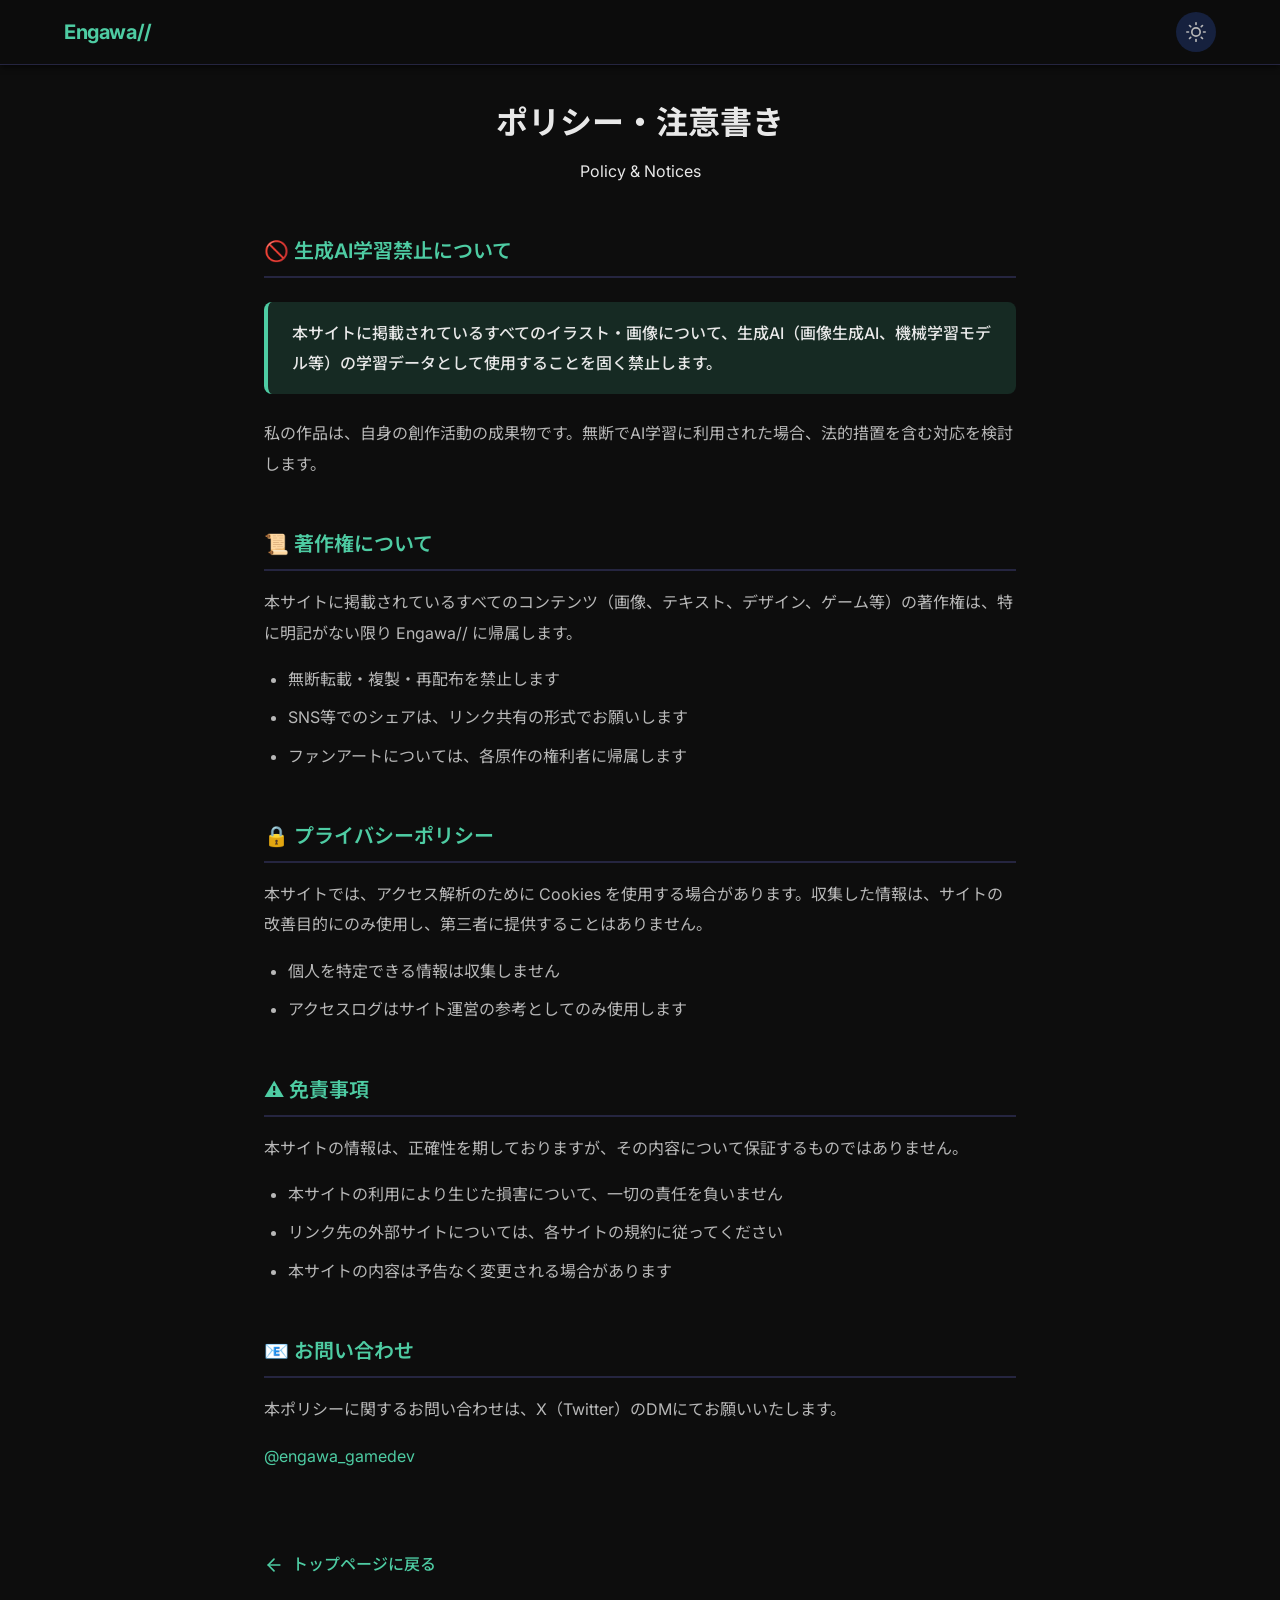
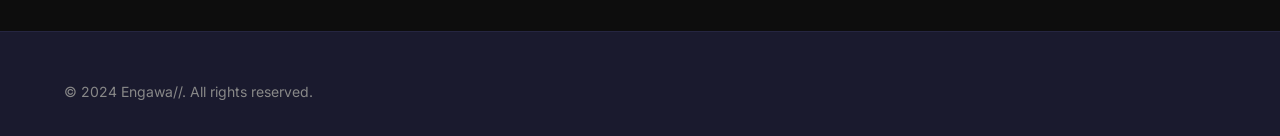
<file: policy.html>
<!DOCTYPE html>
<html lang="ja">

<head>
    <meta charset="UTF-8">
    <meta name="viewport" content="width=device-width, initial-scale=1.0">
    <meta name="description" content="Engawa// ポートフォリオサイト - ポリシー・注意書き">
    <meta name="author" content="Engawa//">

    <link rel="icon" type="image/jpeg" href="images/icon.jpg">

    <link rel="preconnect" href="https://fonts.googleapis.com">
    <link rel="preconnect" href="https://fonts.gstatic.com" crossorigin>
    <link
        href="https://fonts.googleapis.com/css2?family=Inter:wght@400;600;700&family=Noto+Sans+JP:wght@400;500;700&display=swap"
        rel="stylesheet">

    <link rel="stylesheet" href="css/themes.css">
    <link rel="stylesheet" href="css/style.css">
    <style>
        .policy-content {
            max-width: 800px;
            margin: 0 auto;
            padding: 6rem 1.5rem 3rem;
        }

        .policy-header {
            text-align: center;
            margin-bottom: 3rem;
        }

        .policy-header h1 {
            font-size: 2rem;
            margin-bottom: 0.5rem;
        }

        .policy-section {
            margin-bottom: 3rem;
        }

        .policy-section h2 {
            font-size: 1.25rem;
            font-weight: 600;
            color: var(--color-accent);
            margin-bottom: 1rem;
            padding-bottom: 0.5rem;
            border-bottom: 2px solid var(--color-border-light);
        }

        .policy-section p,
        .policy-section li {
            color: var(--color-text-secondary);
            line-height: 1.9;
            margin-bottom: 1rem;
        }

        .policy-section ul {
            padding-left: 1.5rem;
            list-style-type: disc;
        }

        .policy-section li {
            margin-bottom: 0.5rem;
        }

        .policy-warning {
            background: var(--color-accent-light);
            border-left: 4px solid var(--color-accent);
            padding: 1rem 1.5rem;
            border-radius: var(--radius-md);
            margin: 1.5rem 0;
        }

        .policy-warning p {
            color: var(--color-text-primary);
            font-weight: 500;
            margin: 0;
        }

        .back-link {
            display: inline-flex;
            align-items: center;
            gap: 0.5rem;
            color: var(--color-accent);
            font-weight: 500;
            margin-top: 2rem;
            transition: opacity var(--transition-fast);
        }

        .back-link:hover {
            opacity: 0.8;
        }
    </style>

    <title>ポリシー・注意書き | Engawa//</title>
</head>

<body>
    <!-- Navigation -->
    <nav class="navbar scrolled" id="navbar">
        <div class="nav-container">
            <a href="index.html" class="nav-logo">Engawa//</a>
            <div class="nav-actions">
                <button class="theme-toggle" id="theme-toggle" aria-label="テーマ切り替え">
                    <svg class="sun-icon" xmlns="http://www.w3.org/2000/svg" width="20" height="20" viewBox="0 0 24 24"
                        fill="none" stroke="currentColor" stroke-width="2" stroke-linecap="round"
                        stroke-linejoin="round">
                        <circle cx="12" cy="12" r="5"></circle>
                        <line x1="12" y1="1" x2="12" y2="3"></line>
                        <line x1="12" y1="21" x2="12" y2="23"></line>
                        <line x1="4.22" y1="4.22" x2="5.64" y2="5.64"></line>
                        <line x1="18.36" y1="18.36" x2="19.78" y2="19.78"></line>
                        <line x1="1" y1="12" x2="3" y2="12"></line>
                        <line x1="21" y1="12" x2="23" y2="12"></line>
                        <line x1="4.22" y1="19.78" x2="5.64" y2="18.36"></line>
                        <line x1="18.36" y1="5.64" x2="19.78" y2="4.22"></line>
                    </svg>
                    <svg class="moon-icon" xmlns="http://www.w3.org/2000/svg" width="20" height="20" viewBox="0 0 24 24"
                        fill="none" stroke="currentColor" stroke-width="2" stroke-linecap="round"
                        stroke-linejoin="round">
                        <path d="M21 12.79A9 9 0 1 1 11.21 3 7 7 0 0 0 21 12.79z"></path>
                    </svg>
                </button>
            </div>
        </div>
    </nav>

    <main class="policy-content">
        <header class="policy-header">
            <h1>ポリシー・注意書き</h1>
            <p>Policy & Notices</p>
        </header>

        <section class="policy-section">
            <h2>🚫 生成AI学習禁止について</h2>
            <div class="policy-warning">
                <p>本サイトに掲載されているすべてのイラスト・画像について、生成AI（画像生成AI、機械学習モデル等）の学習データとして使用することを固く禁止します。</p>
            </div>
            <p>
                私の作品は、自身の創作活動の成果物です。無断でAI学習に利用された場合、法的措置を含む対応を検討します。
            </p>
        </section>

        <section class="policy-section">
            <h2>📜 著作権について</h2>
            <p>
                本サイトに掲載されているすべてのコンテンツ（画像、テキスト、デザイン、ゲーム等）の著作権は、特に明記がない限り Engawa// に帰属します。
            </p>
            <ul>
                <li>無断転載・複製・再配布を禁止します</li>
                <li>SNS等でのシェアは、リンク共有の形式でお願いします</li>
                <li>ファンアートについては、各原作の権利者に帰属します</li>
            </ul>
        </section>

        <section class="policy-section">
            <h2>🔒 プライバシーポリシー</h2>
            <p>
                本サイトでは、アクセス解析のために Cookies を使用する場合があります。収集した情報は、サイトの改善目的にのみ使用し、第三者に提供することはありません。
            </p>
            <ul>
                <li>個人を特定できる情報は収集しません</li>
                <li>アクセスログはサイト運営の参考としてのみ使用します</li>
            </ul>
        </section>

        <section class="policy-section">
            <h2>⚠️ 免責事項</h2>
            <p>
                本サイトの情報は、正確性を期しておりますが、その内容について保証するものではありません。
            </p>
            <ul>
                <li>本サイトの利用により生じた損害について、一切の責任を負いません</li>
                <li>リンク先の外部サイトについては、各サイトの規約に従ってください</li>
                <li>本サイトの内容は予告なく変更される場合があります</li>
            </ul>
        </section>

        <section class="policy-section">
            <h2>📧 お問い合わせ</h2>
            <p>
                本ポリシーに関するお問い合わせは、X（Twitter）のDMにてお願いいたします。
            </p>
            <p>
                <a href="https://x.com/engawa_gamedev" target="_blank" rel="noopener noreferrer"
                    style="color: var(--color-accent);">@engawa_gamedev</a>
            </p>
        </section>

        <a href="index.html" class="back-link">
            <svg xmlns="http://www.w3.org/2000/svg" width="20" height="20" viewBox="0 0 24 24" fill="none"
                stroke="currentColor" stroke-width="2" stroke-linecap="round" stroke-linejoin="round">
                <line x1="19" y1="12" x2="5" y2="12"></line>
                <polyline points="12 19 5 12 12 5"></polyline>
            </svg>
            トップページに戻る
        </a>
    </main>

    <!-- Footer -->
    <footer class="footer">
        <div class="container">
            <div class="footer-bottom" style="border-top: none; padding-top: 0;">
                <p class="footer-copyright">&copy; 2024 Engawa//. All rights reserved.</p>
            </div>
        </div>
    </footer>

    <script src="js/theme.js"></script>
</body>

</html>
</file>
<file: css/themes.css>
/* ===========================
   Theme Variables (CSS Custom Properties)
   =========================== */

:root {
    /* Light Theme (default) */
    --color-bg-primary: #f8f9fa;
    --color-bg-secondary: #ffffff;
    --color-bg-tertiary: #e9ecef;
    --color-surface: #ffffff;
    --color-surface-hover: #f1f3f5;
    
    --color-text-primary: #212529;
    --color-text-secondary: #495057;
    --color-text-muted: #868e96;
    
    --color-accent: #4ecca3;
    --color-accent-hover: #3db892;
    --color-accent-light: rgba(78, 204, 163, 0.1);
    
    --color-info: #0284c7;
    --color-info-light: rgba(2, 132, 199, 0.1);
    --color-info-border: rgba(2, 132, 199, 0.3);
    
    --color-border: #dee2e6;
    --color-border-light: #e9ecef;
    
    --shadow-sm: 0 1px 2px rgba(0, 0, 0, 0.05);
    --shadow-md: 0 4px 6px -1px rgba(0, 0, 0, 0.1), 0 2px 4px -1px rgba(0, 0, 0, 0.06);
    --shadow-lg: 0 10px 15px -3px rgba(0, 0, 0, 0.1), 0 4px 6px -2px rgba(0, 0, 0, 0.05);
    --shadow-xl: 0 20px 25px -5px rgba(0, 0, 0, 0.1), 0 10px 10px -5px rgba(0, 0, 0, 0.04);
    
    --hero-gradient: linear-gradient(135deg, #667eea 0%, #764ba2 100%);
    --hero-overlay: rgba(255, 255, 255, 0.9);
    
    --transition-fast: 0.15s ease;
    --transition-normal: 0.3s ease;
    --transition-slow: 0.5s ease;
    
    --radius-sm: 4px;
    --radius-md: 8px;
    --radius-lg: 12px;
    --radius-xl: 16px;
    --radius-full: 9999px;
    
    --font-sans: 'Inter', 'Noto Sans JP', -apple-system, BlinkMacSystemFont, sans-serif;
    
    --navbar-bg: rgba(255, 255, 255, 0.95);
    --navbar-blur: blur(10px);
}

/* Dark Theme */
[data-theme="dark"] {
    --color-bg-primary: #0d0d0d;
    --color-bg-secondary: #1a1a2e;
    --color-bg-tertiary: #16213e;
    --color-surface: #1a1a2e;
    --color-surface-hover: #252550;
    
    --color-text-primary: #e8e8e8;
    --color-text-secondary: #b8b8b8;
    --color-text-muted: #888888;
    
    --color-accent: #4ecca3;
    --color-accent-hover: #6ee7b7;
    --color-accent-light: rgba(78, 204, 163, 0.15);
    
    --color-info: #38bdf8;
    --color-info-light: rgba(56, 189, 248, 0.15);
    --color-info-border: rgba(56, 189, 248, 0.35);
    
    --color-border: #2d2d44;
    --color-border-light: #252540;
    
    --shadow-sm: 0 1px 2px rgba(0, 0, 0, 0.3);
    --shadow-md: 0 4px 6px -1px rgba(0, 0, 0, 0.4), 0 2px 4px -1px rgba(0, 0, 0, 0.3);
    --shadow-lg: 0 10px 15px -3px rgba(0, 0, 0, 0.4), 0 4px 6px -2px rgba(0, 0, 0, 0.3);
    --shadow-xl: 0 20px 25px -5px rgba(0, 0, 0, 0.5), 0 10px 10px -5px rgba(0, 0, 0, 0.4);
    
    --hero-gradient: linear-gradient(135deg, #1a1a2e 0%, #16213e 50%, #0f3460 100%);
    --hero-overlay: rgba(13, 13, 13, 0.85);
    
    --navbar-bg: rgba(13, 13, 13, 0.95);
}

/* Theme transition */
body,
body * {
    transition: background-color var(--transition-normal),
                border-color var(--transition-normal),
                color var(--transition-normal),
                box-shadow var(--transition-normal);
}
</file>
<file: css/style.css>
/* ===========================
   Main Styles
   =========================== */

/* Reset & Base */
*,
*::before,
*::after {
    box-sizing: border-box;
    margin: 0;
    padding: 0;
}

html {
    scroll-behavior: smooth;
    font-size: 16px;
}

body {
    font-family: var(--font-sans);
    background-color: var(--color-bg-primary);
    color: var(--color-text-primary);
    line-height: 1.7;
    overflow-x: hidden;
}

a {
    color: inherit;
    text-decoration: none;
}

img {
    max-width: 100%;
    height: auto;
    display: block;
}

ul {
    list-style: none;
}

button {
    font-family: inherit;
    cursor: pointer;
    border: none;
    background: none;
}

.container {
    width: 100%;
    max-width: 1200px;
    margin: 0 auto;
    padding: 0 1.5rem;
}

/* ===========================
   Navigation
   =========================== */

.navbar {
    position: fixed;
    top: 0;
    left: 0;
    right: 0;
    z-index: 1000;
    background: var(--navbar-bg);
    backdrop-filter: var(--navbar-blur);
    -webkit-backdrop-filter: var(--navbar-blur);
    border-bottom: 1px solid var(--color-border-light);
    transition: all var(--transition-normal);
}

.navbar.scrolled {
    box-shadow: var(--shadow-md);
}

.nav-container {
    max-width: 1200px;
    margin: 0 auto;
    padding: 0 1.5rem;
    display: flex;
    align-items: center;
    justify-content: space-between;
    height: 64px;
}

.nav-logo {
    font-size: 1.25rem;
    font-weight: 700;
    color: var(--color-accent);
    letter-spacing: -0.02em;
}

.nav-menu {
    display: flex;
    gap: 2rem;
}

.nav-link {
    font-size: 0.9rem;
    font-weight: 500;
    color: var(--color-text-secondary);
    padding: 0.5rem 0;
    position: relative;
    transition: color var(--transition-fast);
}

.nav-link::after {
    content: '';
    position: absolute;
    bottom: 0;
    left: 0;
    width: 0;
    height: 2px;
    background: var(--color-accent);
    transition: width var(--transition-normal);
}

.nav-link:hover,
.nav-link.active {
    color: var(--color-accent);
}

.nav-link:hover::after,
.nav-link.active::after {
    width: 100%;
}

.nav-actions {
    display: flex;
    align-items: center;
    gap: 1rem;
}

.lang-toggle {
    width: 40px;
    height: 40px;
    border-radius: var(--radius-full);
    display: flex;
    align-items: center;
    justify-content: center;
    color: var(--color-text-secondary);
    background: var(--color-bg-tertiary);
    transition: all var(--transition-fast);
    font-size: 0.75rem;
    font-weight: 700;
    letter-spacing: 0.02em;
}

.lang-toggle:hover {
    color: var(--color-accent);
    background: var(--color-accent-light);
}

.theme-toggle {
    width: 40px;
    height: 40px;
    border-radius: var(--radius-full);
    display: flex;
    align-items: center;
    justify-content: center;
    color: var(--color-text-secondary);
    background: var(--color-bg-tertiary);
    transition: all var(--transition-fast);
}

.theme-toggle:hover {
    color: var(--color-accent);
    background: var(--color-accent-light);
}

.theme-toggle .sun-icon {
    display: none;
}

.theme-toggle .moon-icon {
    display: block;
}

[data-theme="dark"] .theme-toggle .sun-icon {
    display: block;
}

[data-theme="dark"] .theme-toggle .moon-icon {
    display: none;
}

.nav-toggle {
    display: none;
    flex-direction: column;
    gap: 5px;
    width: 24px;
    padding: 5px 0;
}

.nav-toggle span {
    display: block;
    height: 2px;
    background: var(--color-text-primary);
    border-radius: 2px;
    transition: all var(--transition-fast);
}

/* Mobile Navigation */
@media (max-width: 768px) {
    .nav-menu {
        position: fixed;
        top: 64px;
        left: 0;
        right: 0;
        background: var(--navbar-bg);
        backdrop-filter: var(--navbar-blur);
        flex-direction: column;
        padding: 1rem 1.5rem 2rem;
        gap: 0;
        transform: translateY(-100%);
        opacity: 0;
        visibility: hidden;
        transition: all var(--transition-normal);
        border-bottom: 1px solid var(--color-border-light);
    }

    .nav-menu.active {
        transform: translateY(0);
        opacity: 1;
        visibility: visible;
    }

    .nav-link {
        padding: 1rem 0;
        font-size: 1rem;
    }

    .nav-toggle {
        display: flex;
    }

    .nav-toggle.active span:nth-child(1) {
        transform: rotate(45deg) translate(5px, 5px);
    }

    .nav-toggle.active span:nth-child(2) {
        opacity: 0;
    }

    .nav-toggle.active span:nth-child(3) {
        transform: rotate(-45deg) translate(5px, -5px);
    }
}

/* ===========================
   Hero Section
   =========================== */

.hero {
    min-height: 100vh;
    display: flex;
    align-items: center;
    justify-content: center;
    position: relative;
    overflow: hidden;
}

.hero-bg {
    position: absolute;
    inset: 0;
    background: var(--hero-gradient);
    background-size: cover;
    background-position: center;
    z-index: -2;
}

.hero-bg::after {
    content: '';
    position: absolute;
    inset: 0;
    background: rgba(0, 0, 0, 0.55);
    z-index: -1;
}

.hero-content {
    text-align: center;
    padding: 2rem;
    animation: fadeInUp 0.8s ease;
    position: relative;
    z-index: 1;
}

@keyframes fadeInUp {
    from {
        opacity: 0;
        transform: translateY(30px);
    }

    to {
        opacity: 1;
        transform: translateY(0);
    }
}

.hero-icon-wrapper {
    margin-bottom: 1.5rem;
}

.hero-icon {
    width: 140px;
    height: 140px;
    border-radius: var(--radius-full);
    object-fit: cover;
    border: 4px solid var(--color-accent);
    box-shadow: var(--shadow-xl), 0 0 40px rgba(78, 204, 163, 0.3);
    animation: float 3s ease-in-out infinite;
}

@keyframes float {

    0%,
    100% {
        transform: translateY(0);
    }

    50% {
        transform: translateY(-10px);
    }
}

.hero-title {
    font-size: clamp(2.5rem, 8vw, 4rem);
    font-weight: 700;
    letter-spacing: -0.03em;
    margin-bottom: 0.5rem;
    color: white;
    text-shadow: 0 2px 20px rgba(0, 0, 0, 0.5);
}

.hero-subtitle {
    font-size: 1.25rem;
    color: rgba(255, 255, 255, 0.85);
    font-weight: 500;
    margin-bottom: 0.5rem;
    text-shadow: 0 1px 10px rgba(0, 0, 0, 0.5);
}

.hero-catchphrase {
    font-size: 1rem;
    color: rgba(255, 255, 255, 0.95);
    font-weight: 400;
    margin-bottom: 2rem;
    text-shadow: 0 1px 10px rgba(0, 0, 0, 0.6);
    letter-spacing: 0.03em;
}

.hero-social {
    display: flex;
    justify-content: center;
    gap: 1rem;
    margin-bottom: 3rem;
}

.social-link {
    width: 48px;
    height: 48px;
    border-radius: var(--radius-full);
    background: rgba(255, 255, 255, 0.15);
    backdrop-filter: blur(10px);
    display: flex;
    align-items: center;
    justify-content: center;
    color: white;
    box-shadow: var(--shadow-md);
    transition: all var(--transition-fast);
}

.social-link:hover {
    background: var(--color-accent);
    color: white;
    transform: translateY(-3px);
    box-shadow: var(--shadow-lg);
}

.scroll-indicator {
    position: absolute;
    bottom: 2rem;
    left: 50%;
    transform: translateX(-50%);
    color: rgba(255, 255, 255, 0.6);
    animation: bounce 2s infinite;
}

@keyframes bounce {

    0%,
    20%,
    50%,
    80%,
    100% {
        transform: translateX(-50%) translateY(0);
    }

    40% {
        transform: translateX(-50%) translateY(-10px);
    }

    60% {
        transform: translateX(-50%) translateY(-5px);
    }
}

/* ===========================
   Sections
   =========================== */

.section {
    padding: 5rem 0;
}

.section-title {
    font-size: 2rem;
    font-weight: 700;
    text-align: center;
    margin-bottom: 3rem;
    position: relative;
}

.section-title::after {
    content: '';
    position: absolute;
    bottom: -10px;
    left: 50%;
    transform: translateX(-50%);
    width: 60px;
    height: 3px;
    background: var(--color-accent);
    border-radius: var(--radius-full);
}

/* ===========================
   Games Section (Vertical Full-Width)
   =========================== */

.games-grid {
    display: flex;
    flex-direction: column;
    gap: 2rem;
}

.game-card {
    background: var(--color-surface);
    border-radius: var(--radius-lg);
    overflow: hidden;
    box-shadow: var(--shadow-md);
    cursor: pointer;
    transition: all var(--transition-normal);
    border: 1px solid var(--color-border-light);
    display: grid;
    grid-template-columns: 1fr 1fr;
}

.game-card:hover {
    box-shadow: var(--shadow-xl);
    transform: translateY(-4px);
}

.game-card-media {
    position: relative;
    aspect-ratio: 16 / 9;
    overflow: hidden;
}

.game-card-media video,
.game-card-media img {
    width: 100%;
    height: 100%;
    object-fit: cover;
    transition: transform var(--transition-slow);
}

.game-card:hover .game-card-media video,
.game-card:hover .game-card-media img {
    transform: scale(1.03);
}

.game-card-overlay {
    position: absolute;
    inset: 0;
    background: linear-gradient(to top, rgba(0, 0, 0, 0.8) 0%, transparent 50%);
    opacity: 0;
    transition: opacity var(--transition-normal);
    display: flex;
    align-items: flex-end;
    padding: 1rem;
}

.game-card:hover .game-card-overlay {
    opacity: 1;
}

.game-card-overlay span {
    color: white;
    font-size: 0.875rem;
}

.game-card-content {
    padding: 2rem;
    display: flex;
    flex-direction: column;
    justify-content: center;
}

.game-card-title {
    font-size: 1.5rem;
    font-weight: 700;
    margin-bottom: 0.75rem;
    line-height: 1.3;
}

.game-title-sub {
    display: block;
    font-size: 0.85rem;
    font-weight: 500;
    color: var(--color-text-secondary);
    margin-top: 0.25rem;
    letter-spacing: 0.02em;
}

.game-card-description {
    color: var(--color-text-secondary);
    font-size: 0.95rem;
    line-height: 1.8;
    margin-bottom: 1rem;
}

.game-card-meta {
    display: flex;
    gap: 0.75rem;
    flex-wrap: wrap;
}

.game-card-tag {
    font-size: 0.75rem;
    padding: 0.25rem 0.75rem;
    border-radius: var(--radius-full);
    background: var(--color-accent-light);
    color: var(--color-accent);
    font-weight: 500;
}

.game-card-status {
    font-size: 0.75rem;
    padding: 0.25rem 0.75rem;
    border-radius: var(--radius-full);
    font-weight: 600;
    display: inline-flex;
    align-items: center;
    gap: 0.35rem;
}

.game-card-status.status-dev {
    background: rgba(255, 107, 53, 0.15);
    color: #ff6b35;
    border: 1px solid rgba(255, 107, 53, 0.4);
    box-shadow: 0 0 10px rgba(255, 107, 53, 0.15);
}

.game-card-status.status-dev::before {
    content: '';
    display: inline-block;
    width: 6px;
    height: 6px;
    border-radius: 50%;
    background-color: #ff6b35;
    box-shadow: 0 0 6px #ff6b35;
}

.game-card-status.status-released {
    background: rgba(0, 180, 216, 0.12);
    color: #0284c7;
    border: 1px solid rgba(0, 180, 216, 0.35);
}

[data-theme="dark"] .game-card-status.status-released {
    background: rgba(56, 189, 248, 0.15);
    color: #38bdf8;
    border: 1px solid rgba(56, 189, 248, 0.35);
}

.status-dev-text {
    color: #ff6b35;
    font-weight: 600;
}

.status-released-text {
    color: #0284c7;
    font-weight: 600;
}

[data-theme="dark"] .status-released-text {
    color: #38bdf8;
    font-weight: 600;
}

.game-card-period {
    font-size: 0.8rem;
    color: var(--color-text-muted);
    margin-bottom: 0.75rem;
}

.game-card-social {
    display: flex;
    gap: 0.75rem;
    margin-top: 1rem;
    padding-top: 1rem;
    border-top: 1px solid var(--color-border-light);
}

.game-card-social-link {
    width: 32px;
    height: 32px;
    border-radius: var(--radius-full);
    background: var(--color-bg-tertiary);
    display: flex;
    align-items: center;
    justify-content: center;
    color: var(--color-text-secondary);
    transition: all var(--transition-fast);
}

.game-card-social-link:hover {
    background: var(--color-accent);
    color: white;
    transform: translateY(-2px);
}

@media (max-width: 768px) {
    .game-card {
        grid-template-columns: 1fr;
    }

    .game-card-content {
        padding: 1.25rem;
    }

    .game-card-title {
        font-size: 1.25rem;
    }

    .contact-methods {
        grid-template-columns: 1fr;
        max-width: 360px;
        margin: 0 auto;
    }
}

/* ===========================
   Gallery Section
   =========================== */

.gallery-grid {
    display: grid;
    grid-template-columns: repeat(auto-fill, minmax(280px, 1fr));
    gap: 1rem;
}

.gallery-item {
    position: relative;
    aspect-ratio: 4 / 3;
    border-radius: var(--radius-md);
    overflow: hidden;
    cursor: pointer;
    box-shadow: var(--shadow-sm);
}

.gallery-item img {
    width: 100%;
    height: 100%;
    object-fit: cover;
    transition: transform var(--transition-slow);
}

.gallery-item:hover img {
    transform: scale(1.1);
}

.gallery-item-overlay {
    position: absolute;
    inset: 0;
    background: rgba(0, 0, 0, 0.4);
    opacity: 0;
    transition: opacity var(--transition-normal);
    display: flex;
    align-items: center;
    justify-content: center;
}

.gallery-item:hover .gallery-item-overlay {
    opacity: 1;
}

.gallery-item-overlay svg {
    width: 40px;
    height: 40px;
    color: white;
}

/* ===========================
   Contact Section
   =========================== */

.contact {
    background: var(--color-bg-secondary);
}

.contact-content {
    max-width: 680px;
    margin: 0 auto;
    text-align: center;
}

.contact-methods {
    display: grid;
    grid-template-columns: repeat(2, 1fr);
    gap: 1.5rem;
    justify-content: center;
}

.contact-card {
    display: flex;
    flex-direction: column;
    align-items: center;
    justify-content: center;
    gap: 0.5rem;
    padding: 1.75rem 1.25rem;
    background: var(--color-surface);
    border: 1px solid var(--color-border-light);
    border-radius: var(--radius-lg);
    box-shadow: var(--shadow-sm);
    transition: all var(--transition-fast);
    color: var(--color-text-primary);
    width: 100%;
}

.contact-card:hover {
    box-shadow: var(--shadow-lg);
    transform: translateY(-4px);
    border-color: var(--color-accent);
}

.contact-card svg {
    color: var(--color-accent);
}

.contact-card-label {
    font-weight: 600;
    font-size: 1rem;
}

.contact-card-handle {
    font-size: 0.85rem;
    color: var(--color-text-muted);
    word-break: break-all;
}

/* ===========================
   Modal
   =========================== */

.modal {
    position: fixed;
    inset: 0;
    z-index: 2000;
    display: flex;
    align-items: center;
    justify-content: center;
    padding: 2rem;
    opacity: 0;
    visibility: hidden;
    transition: all var(--transition-normal);
}

.modal.active {
    opacity: 1;
    visibility: visible;
}

.modal-overlay {
    position: absolute;
    inset: 0;
    background: rgba(0, 0, 0, 0.8);
}

.modal-content {
    position: relative;
    background: var(--color-surface);
    border-radius: var(--radius-xl);
    max-width: 800px;
    width: 95%;
    max-height: 90vh;
    overflow-y: auto;
    box-shadow: var(--shadow-xl);
    transform: scale(0.9);
    transition: transform var(--transition-normal);
}

.modal.active .modal-content {
    transform: scale(1);
}

.modal-close {
    position: absolute;
    top: 1rem;
    right: 1rem;
    width: 40px;
    height: 40px;
    border-radius: var(--radius-full);
    background: var(--color-bg-tertiary);
    color: var(--color-text-primary);
    font-size: 1.5rem;
    display: flex;
    align-items: center;
    justify-content: center;
    z-index: 10;
    transition: all var(--transition-fast);
}

.modal-close:hover {
    background: var(--color-accent);
    color: white;
}

.modal-body {
    display: flex;
    flex-direction: column;
}

.modal-gallery {
    position: relative;
    width: 100%;
    aspect-ratio: 16 / 9;
    background: var(--color-bg-tertiary);
    flex-shrink: 0;
    border-radius: var(--radius-xl) var(--radius-xl) 0 0;
    overflow: hidden;
}

.modal-slider {
    width: 100%;
    height: 100%;
    display: flex;
    overflow: hidden;
}

.modal-slider img,
.modal-slider video {
    width: 100%;
    height: 100%;
    object-fit: contain;
    flex-shrink: 0;
    transition: transform var(--transition-normal);
}

.slider-btn {
    position: absolute;
    top: 50%;
    transform: translateY(-50%);
    width: 40px;
    height: 40px;
    border-radius: var(--radius-full);
    background: rgba(0, 0, 0, 0.5);
    color: white;
    font-size: 1.25rem;
    display: flex;
    align-items: center;
    justify-content: center;
    transition: all var(--transition-fast);
}

.slider-btn:hover {
    background: var(--color-accent);
}

.slider-prev {
    left: 1rem;
}

.slider-next {
    right: 1rem;
}

.modal-info {
    padding: 1.5rem 2rem 2rem;
}

.modal-title {
    font-size: 1.5rem;
    font-weight: 700;
    margin-bottom: 0.75rem;
}

.modal-description {
    color: var(--color-text-secondary);
    margin-bottom: 1rem;
    line-height: 1.8;
    font-size: 0.95rem;
}

.modal-meta {
    display: flex;
    flex-wrap: wrap;
    gap: 0.5rem 2rem;
    margin-bottom: 1rem;
    padding-bottom: 1rem;
    border-bottom: 1px solid var(--color-border-light);
}

.modal-meta-item {
    display: flex;
    gap: 1rem;
}

.modal-meta-label {
    font-weight: 500;
    color: var(--color-text-muted);
    min-width: 100px;
}

.modal-meta-value {
    color: var(--color-text-primary);
}

.modal-links {
    display: flex;
    flex-wrap: wrap;
    gap: 0.75rem;
}

.modal-link {
    display: inline-flex;
    align-items: center;
    gap: 0.5rem;
    padding: 0.75rem 1.25rem;
    border-radius: var(--radius-md);
    background: var(--color-accent);
    color: white;
    font-weight: 500;
    font-size: 0.875rem;
    transition: all var(--transition-fast);
}

.modal-link:hover {
    background: var(--color-accent-hover);
    transform: translateY(-2px);
}

.modal-link.secondary {
    background: var(--color-bg-tertiary);
    color: var(--color-text-primary);
}

.modal-link.secondary:hover {
    background: var(--color-accent-light);
    color: var(--color-accent);
}

/* ===========================
   Lightbox
   =========================== */

.lightbox {
    position: fixed;
    inset: 0;
    z-index: 3000;
    background: rgba(0, 0, 0, 0.95);
    display: flex;
    align-items: center;
    justify-content: center;
    opacity: 0;
    visibility: hidden;
    transition: all var(--transition-normal);
}

.lightbox.active {
    opacity: 1;
    visibility: visible;
}

.lightbox-close {
    position: absolute;
    top: 1rem;
    right: 1rem;
    width: 48px;
    height: 48px;
    border-radius: var(--radius-full);
    background: rgba(255, 255, 255, 0.1);
    color: white;
    font-size: 2rem;
    display: flex;
    align-items: center;
    justify-content: center;
    transition: all var(--transition-fast);
}

.lightbox-close:hover {
    background: var(--color-accent);
}

.lightbox-btn {
    position: absolute;
    top: 50%;
    transform: translateY(-50%);
    width: 48px;
    height: 48px;
    border-radius: var(--radius-full);
    background: rgba(255, 255, 255, 0.1);
    color: white;
    font-size: 1.5rem;
    display: flex;
    align-items: center;
    justify-content: center;
    transition: all var(--transition-fast);
}

.lightbox-btn:hover {
    background: var(--color-accent);
}

.lightbox-prev {
    left: 1rem;
}

.lightbox-next {
    right: 1rem;
}

.lightbox-image {
    max-width: 90vw;
    max-height: 85vh;
    object-fit: contain;
    border-radius: var(--radius-md);
}

.lightbox-caption {
    position: absolute;
    bottom: 1rem;
    left: 50%;
    transform: translateX(-50%);
    color: white;
    font-size: 0.875rem;
    text-align: center;
    padding: 0.5rem 1rem;
    background: rgba(0, 0, 0, 0.5);
    border-radius: var(--radius-md);
}

/* ===========================
   Footer
   =========================== */

.footer {
    background: var(--color-bg-secondary);
    border-top: 1px solid var(--color-border-light);
    padding: 3rem 0 2rem;
}

.footer-content {
    display: flex;
    justify-content: space-between;
    align-items: center;
    margin-bottom: 2rem;
    flex-wrap: wrap;
    gap: 1.5rem;
}

.footer-logo {
    font-size: 1.5rem;
    font-weight: 700;
    color: var(--color-accent);
}

.footer-tagline {
    color: var(--color-text-muted);
    font-size: 0.875rem;
    margin-top: 0.25rem;
}

.footer-social {
    display: flex;
    gap: 0.75rem;
}

.footer-social a {
    width: 36px;
    height: 36px;
    border-radius: var(--radius-full);
    background: var(--color-bg-tertiary);
    display: flex;
    align-items: center;
    justify-content: center;
    color: var(--color-text-secondary);
    transition: all var(--transition-fast);
}

.footer-social a:hover {
    background: var(--color-accent);
    color: white;
}

.footer-bottom {
    display: flex;
    justify-content: space-between;
    align-items: center;
    padding-top: 1.5rem;
    border-top: 1px solid var(--color-border-light);
    flex-wrap: wrap;
    gap: 1rem;
}

.footer-links a {
    color: var(--color-text-muted);
    font-size: 0.875rem;
    transition: color var(--transition-fast);
}

.footer-links a:hover {
    color: var(--color-accent);
}

.footer-copyright {
    color: var(--color-text-muted);
    font-size: 0.875rem;
}

/* ===========================
   Responsive
   =========================== */

@media (max-width: 480px) {
    .hero-icon {
        width: 100px;
        height: 100px;
    }

    .hero-social {
        gap: 0.75rem;
    }

    .social-link {
        width: 40px;
        height: 40px;
    }

    .section {
        padding: 3rem 0;
    }

    .section-title {
        font-size: 1.5rem;
    }

    .gallery-grid {
        grid-template-columns: repeat(2, 1fr);
    }

    .modal {
        padding: 0;
    }

    .modal-content {
        border-radius: 0;
        max-height: 100vh;
    }

    .modal-info {
        padding: 1.5rem;
    }

    .footer-content,
    .footer-bottom {
        flex-direction: column;
        text-align: center;
    }

    .contact-methods {
        flex-direction: column;
        align-items: center;
    }
}
</file>
